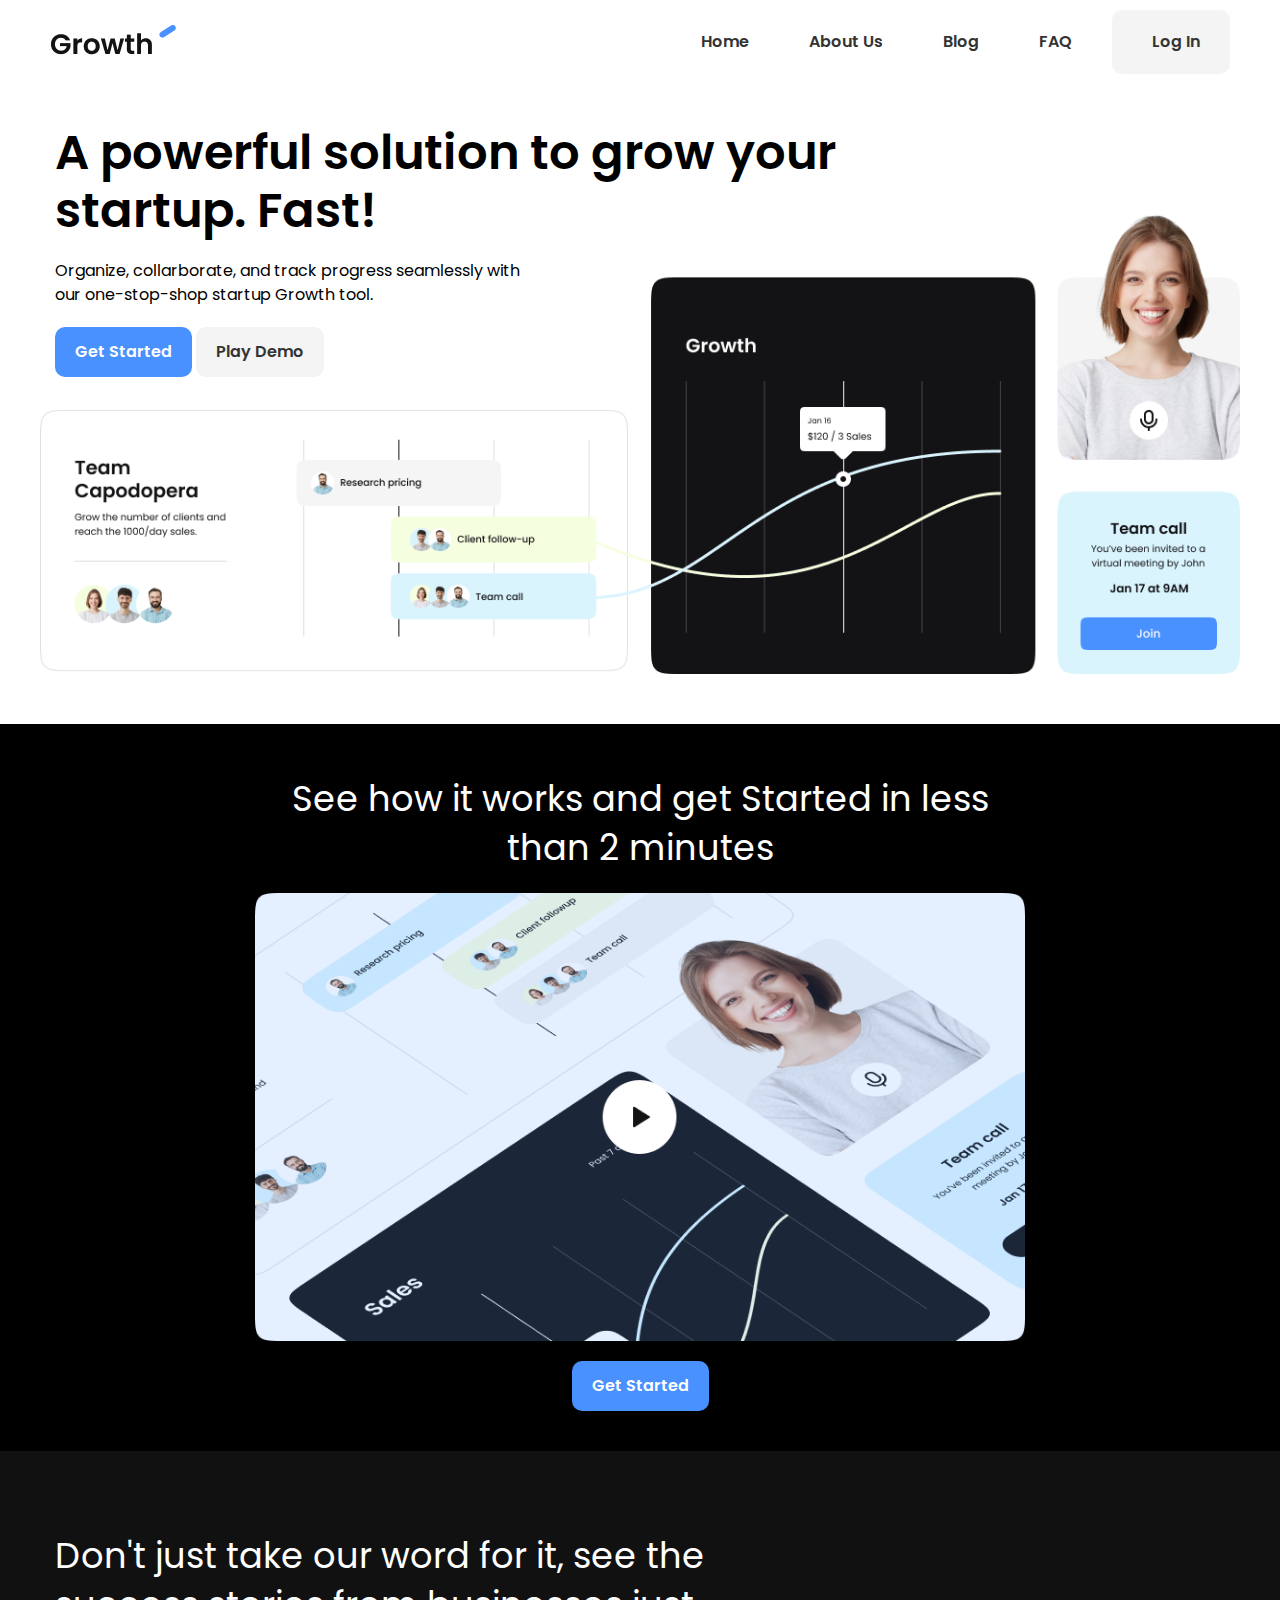
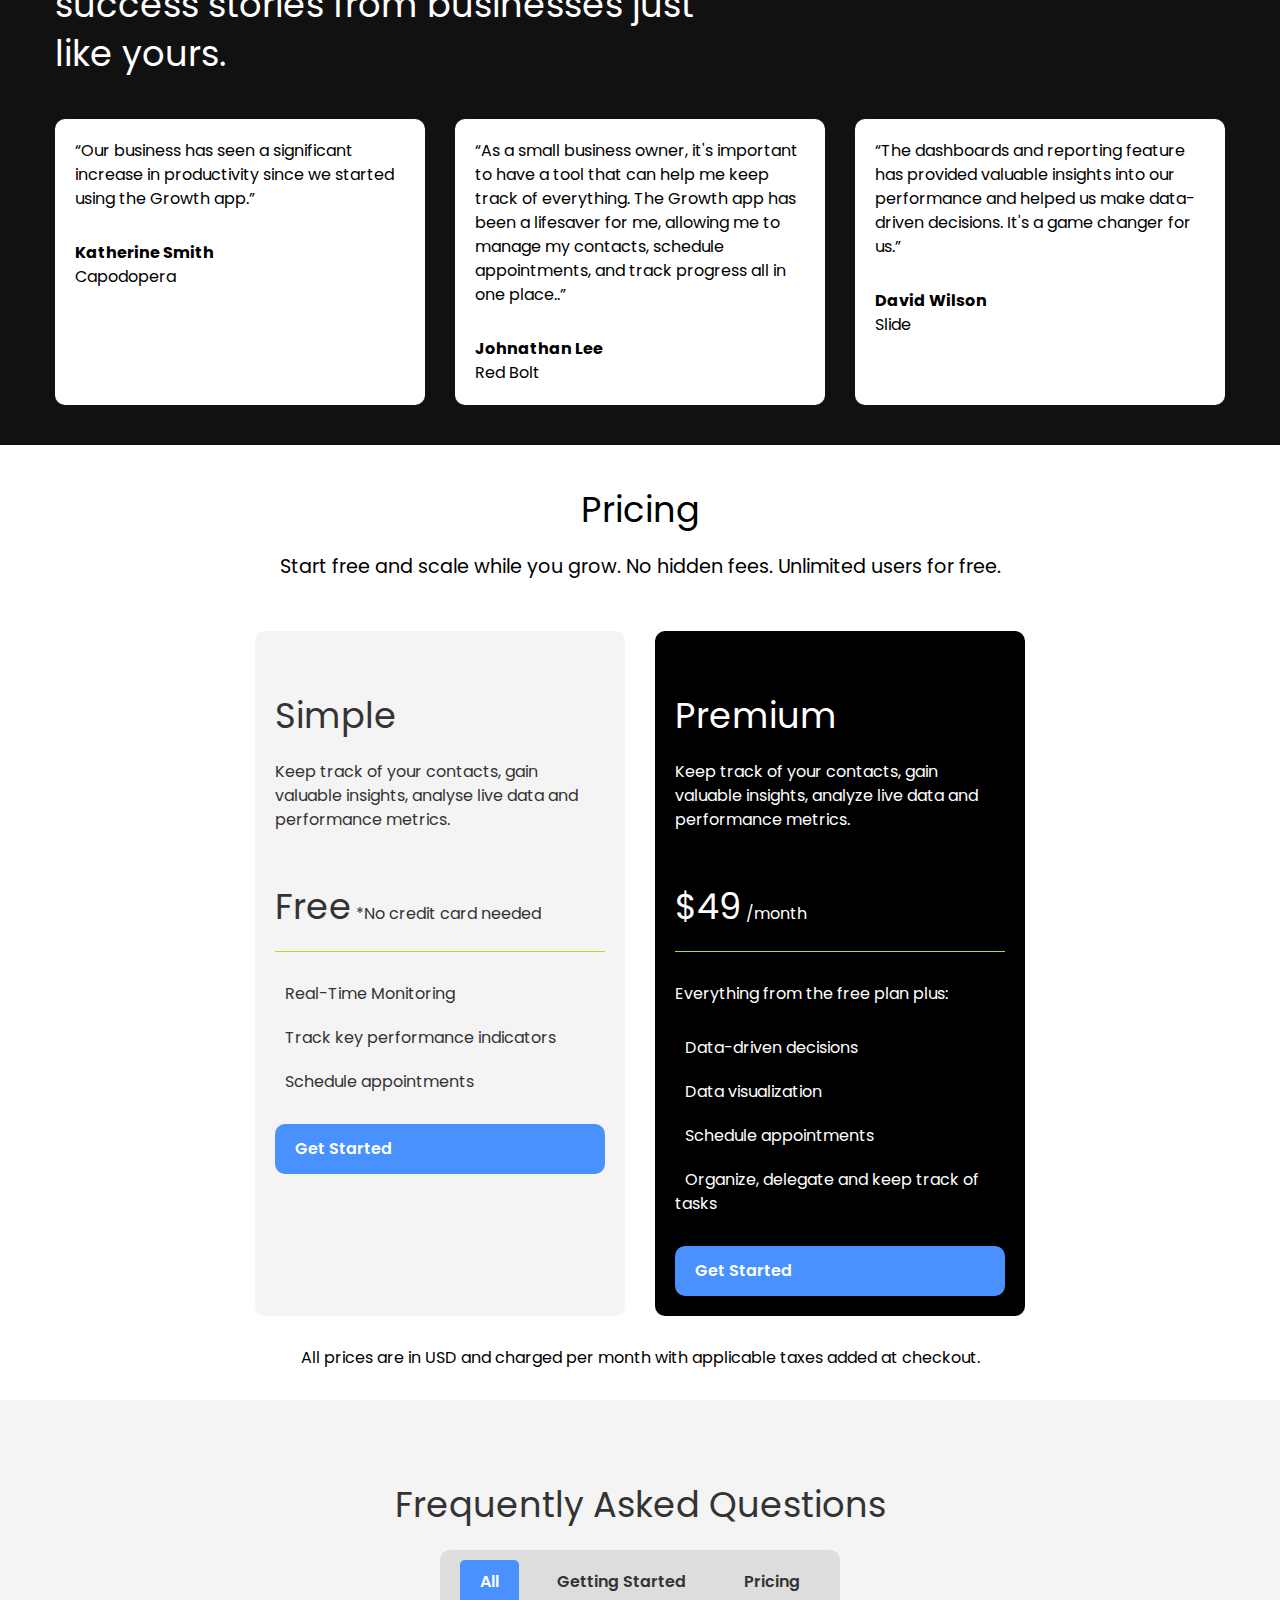
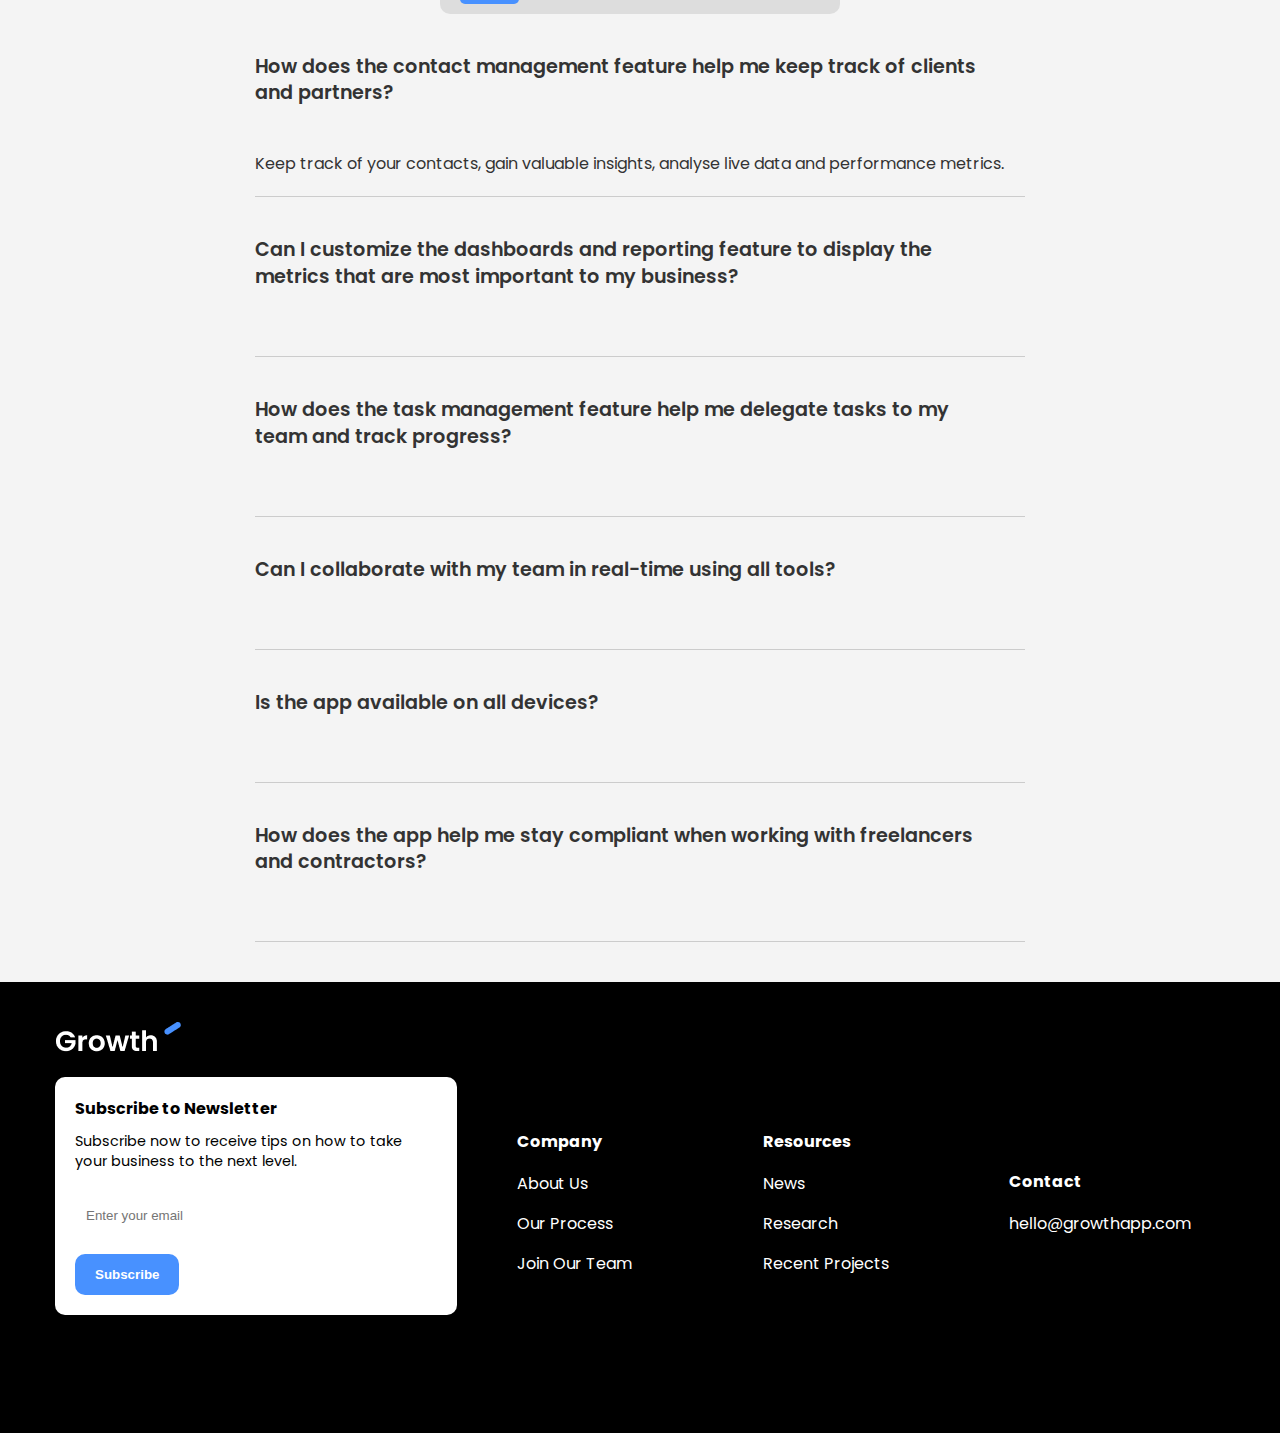
<file: Growth/index.html>
<html lang="en">
<head>
    <meta charset="UTF-8">
    <meta name="viewport" content="width=device-width, initial-scale=1.0">
    <link rel="preconnect" href="https://fonts.googleapis.com">
    <link rel="preconnect" href="https://fonts.gstatic.com" crossorigin>
    <link rel="stylesheet" href="css/style.css">
    <link rel="stylesheet" href="css/responsive.css">
    <script src="js/main.js" defer></script>
    <link rel="stylesheet" href="https://cdnjs.cloudflare.com/ajax/libs/font-awesome/6.4.2/css/all.min.css" integrity="sha512-z3gLpd7yknf1YoNbCzqRKc4qyor8gaKU1qmn+CShxbuBusANI9QpRohGBreCFkKxLhei6S9CQXFEbbKuqLg0DA=="
     crossorigin="anonymous" 
     referrerpolicy="no-referrer" />
     <link
     rel="stylesheet"
     href="https://cdnjs.cloudflare.com/ajax/libs/animate.css/4.1.1/animate.min.css"
   />
    <link href="https://fonts.googleapis.com/css2?family=Mulish:wght@300;400&family=Poppins:wght@300;400;600&display=swap" rel="stylesheet">
    <title>Growth App</title>
    <link rel="shortcut icon" href="images/favicon.ico" type="image/x-icon">
</head>
<body>
     <nav class="navbar animate__animated animate__bounceInLeft">
         <div class="nothing">

        <div class="logo">
             <a href="index.html">
                <img src="images/logo.png" alt="logo">
             </a>
        </div>
        <div class="main-menu">
            <ul>
                <li>
                    <a href="index.html">Home</a>
                </li>
                <li>
                    <a href="#">About Us</a>
                </li>
                <li>
                    <a href="#">Blog</a>
                </li>
                <li>
                    <a href="#">FAQ</a>
                </li>
                <li>
                    <a class="btn btn-light"  href="#" ><i class="fas fa-user"></i>Log In</a>
                </li>
            </ul>
        </div>
          <!-- hamburger menu -->
          <button class="hamburger-btn">
            <div class="hamburger-line"></div>
            <div class="hamburger-line"></div>
            <div class="hamburger-line"></div>
          </button>

          <div class="mobile-menu">
            <ul>
                <li>
                    <a href="index.html">Home</a>
                </li>
                <li>
                    <a href="#">About Us</a>
                </li>
                <li>
                    <a href="#">Blog</a>
                </li>
                <li>
                    <a href="#">FAQ</a>
                </li>
                <li>
                    <a class="btn"  href="#" ><i class="fas fa-user"></i>Log In</a>
                </li>
            </ul>
                    </div>

    </div>
</nav> 
  <!-- hero section -->
   <section class="hero">
    <div class="container">
        <div class="hero-content animate__animated animate__shakeX">
            <h1 class="hero-heading text-xxl ">
                A powerful solution to grow your startup. Fast!
            </h1>

            <p class="hero-text">
                Organize, collarborate, and track progress seamlessly with our one-stop-shop startup Growth tool.
            </p>

            <div class="hero-buttons">
                <a href="" class="btn btn-primary">Get Started</a>
                <a href="" class="btn"><i class="fas fa-laptop"></i>Play Demo</a>
            </div>
        </div>
    </div>
   </section>

   <!-- video sec -->
   <section class="video bg-black">
    <div class="container-sm">
        <h2 class="video-heading text-xl text-center">
            See how it works and get Started in less than 2 minutes
        </h2>
        <div class="video-content">
            <a href="">
                <img src="images/video-preview.png" alt="video" class="video-preview">
            </a>
            <a href="" class="btn btn-primary">Get Started</a>
        </div>
    </div>
   </section>


   <!-- testimonials -->

    <section class="testimonials bg-dark">
        <div class="container">
            <h3 class="testimonials-heading text-xl">
                Don't just take our word for it, see the success stories from
          businesses just like yours.
            </h3>
            <div class="testimonial-grid">
                <div class="card">
                    <p>
                        “Our business has seen a significant increase in productivity
                        since we started using the Growth app.”
                    </p>
                    <p>Katherine Smith</p>
                    <p>Capodopera</p>
                </div>
                <div class="card">
                    <p>
                        “As a small business owner, it's important to have a tool that can
                        help me keep track of everything. The Growth app has been a
                        lifesaver for me, allowing me to manage my contacts, schedule
                        appointments, and track progress all in one place..”
                    </p>
                    <p>Johnathan Lee</p>
                    <p>Red Bolt</p>                   
                </div>
                <div class="card">
                    <p>
                        “The dashboards and reporting feature has provided valuable
              insights into our performance and helped us make data-driven
              decisions. It's a game changer for us.”
                    </p>
                   
                    <p>David Wilson</p>
                   <p>Slide</p>
                </div>
            </div>
        </div>
    </section>


<!-- pricing -->
<section class="pricing">
    <div class="container-sm">
      <h3 class="pricing-heading text-xl text-center">Pricing</h3>
      <p class="pricing-subheading text-md text-center">
        Start free and scale while you grow. No hidden fees. Unlimited users
        for free.
      </p>
      <div class="pricing-grid">
        <!-- Pricing Card 1 -->
        <div class="card bg-light">
          <div class="pricing-card-header">
            <h4 class="pricing-heading text-xl">Simple</h4>
            <p class="pricing-card-subheading">
              Keep track of your contacts, gain valuable insights, analyse
              live data and performance metrics.
            </p>
            <p class="pricing-card-price">
              <span class="text-xl">Free</span>
              *No credit card needed
            </p>
          </div>
          <div class="pricing-card-body">
            <ul>
              <li><i class="fas fa-check"></i> Real-Time Monitoring</li>
              <li>
                <i class="fas fa-check"></i>Track key performance indicators
              </li>
              <li><i class="fas fa-check"></i>Schedule appointments</li>
              
            </ul>
            <a href="#" class="btn btn-primary btn-block">Get Started</a>
          </div>
        </div>

        <!-- Pricing Card 2 -->
        <div class="card bg-black">
          <div class="pricing-card-header">
            <h4 class="pricing-card-heading text-xl">Premium</h4>
            <p class="pricing-card-subheading">
              Keep track of your contacts, gain valuable insights, analyze
              live data and performance metrics.
            </p>
            <p class="pricing-card-price">
              <span class="text-xl">$49</span> /month
            </p>
          </div>
          <div class="pricing-card-body">
            <p>Everything from the free plan plus:</p>
            <ul>
              <li><i class="fas fa-check"></i>Data-driven decisions</li>
              <li><i class="fas fa-check"></i>Data visualization</li>
              <li><i class="fas fa-check"></i>Schedule appointments</li>
              <li>
                <i class="fas fa-check"></i>Organize, delegate and keep track
                of tasks
              </li>
            </ul>
            <a href="#" class="btn btn-primary btn-block">Get Started</a>
          </div>
        </div>
      </div>
      <p class="pricing-footer text-center">
        All prices are in USD and charged per month with applicable taxes
        added at checkout.
      </p>
    </div>
  </section>
   <!-- FAQ  -->

   <section class="faq bg-light">
    <div class="container-sm">
      <h3 class="text-xl text-center">Frequently Asked Questions</h3>
      <ul class="faq-menu">
        <li class="active">All</li>
        <li>Getting Started</li>
        <li>Pricing</li>
      </ul>
      <div class="faq-content">
        <div class="faq-group">
          <div class="faq-group-header">
            <h4 class="text-md">
              How does the contact management feature help me keep track of
              clients and partners?
            </h4>
            <i class="fas fa-minus"></i>
          </div>
          <div class="faq-group-body open">
            <p>
              Keep track of your contacts, gain valuable insights, analyse
              live data and performance metrics.
            </p>
          </div>
        </div>

        <div class="faq-group">
          <div class="faq-group-header">
            <h4 class="text-md">
              Can I customize the dashboards and reporting feature to display
              the metrics that are most important to my business?
            </h4>
            <i class="fas fa-plus"></i>
          </div>
          <div class="faq-group-body">
            <p>
              Lorem, ipsum dolor sit amet consectetur adipisicing elit. Ad
              culpa enim blanditiis rem ipsum aliquam, unde iste fugit
              praesentium eos?
            </p>
          </div>
        </div>

        <div class="faq-group">
          <div class="faq-group-header">
            <h4 class="text-md">
              How does the task management feature help me delegate tasks to
              my team and track progress?
            </h4>
            <i class="fas fa-plus"></i>
          </div>
          <div class="faq-group-body">
            <p>
              Lorem ipsum dolor sit amet, consectetur adipisicing elit.
              Incidunt, a! Quaerat, voluptatum. Animi molestias ex quasi
              explicabo minima perferendis commodi.
            </p>
          </div>
        </div>

        <div class="faq-group">
          <div class="faq-group-header">
            <h4 class="text-md">
              Can I collaborate with my team in real-time using all tools?
            </h4>
            <i class="fas fa-plus"></i>
          </div>
          <div class="faq-group-body">
            <p>
              Lorem, ipsum dolor sit amet consectetur adipisicing elit.
              Obcaecati doloremque assumenda aut dolorem recusandae quibusdam
              aliquid. Repellat animi quam vitae.
            </p>
          </div>
        </div>

        <div class="faq-group">
          <div class="faq-group-header">
            <h4 class="text-md">Is the app available on all devices?</h4>
            <i class="fas fa-plus"></i>
          </div>
          <div class="faq-group-body">
            <p>
              Lorem, ipsum dolor sit amet consectetur adipisicing elit.
              Obcaecati doloremque assumenda aut dolorem recusandae quibusdam
              aliquid. Repellat animi quam vitae.
            </p>
          </div>
        </div>

        <div class="faq-group">
          <div class="faq-group-header">
            <h4 class="text-md">
              How does the app help me stay compliant when working with
              freelancers and contractors?
            </h4>
            <i class="fas fa-plus"></i>
          </div>
          <div class="faq-group-body">
            <p>
              Lorem, ipsum dolor sit amet consectetur adipisicing elit.
              Obcaecati doloremque assumenda aut dolorem recusandae quibusdam
              aliquid. Repellat animi quam vitae.
            </p>
          </div>
        </div>
      </div>
    </div>
  </section>
  <footer class="footer bg-black">
    <div class="container">
      <div class="footer-grid">
        <div>
          <a href="index.html">
            <img src="images/logo-white.png" alt="logo" />
          </a>
          <div class="card">
            <h4>Subscribe to Newsletter</h4>
            <p class="text-sm">
              Subscribe now to receive tips on how to take your business to
              the next level.
            </p>
            <form>
              <input type="email" id="email" placeholder="Enter your email" />
              <button type="submit" class="btn btn-primary btn-block">
                Subscribe
              </button>
            </form>
          </div>
          <i class="fab fa-linkedin"></i>
          <i class="fab fa-twitter"></i>
        </div>
        <div>
          <h4>Company</h4>
          <ul>
            <li><a href="#">About Us</a></li>
            <li><a href="#">Our Process</a></li>
            <li><a href="#">Join Our Team</a></li>
          </ul>
        </div>
        <div>
          <h4>Resources</h4>
          <ul>
            <li><a href="#">News</a></li>
            <li><a href="#">Research</a></li>
            <li><a href="#">Recent Projects</a></li>
          </ul>
        </div>
        <div>
          <h4>Contact</h4>
          <ul>
            <li>
              <a href="#">hello@growthapp.com</a>
            </li>
          </ul>
        </div>
      </div>
    </div>
  </footer>































    
</body>
</html>
</file>
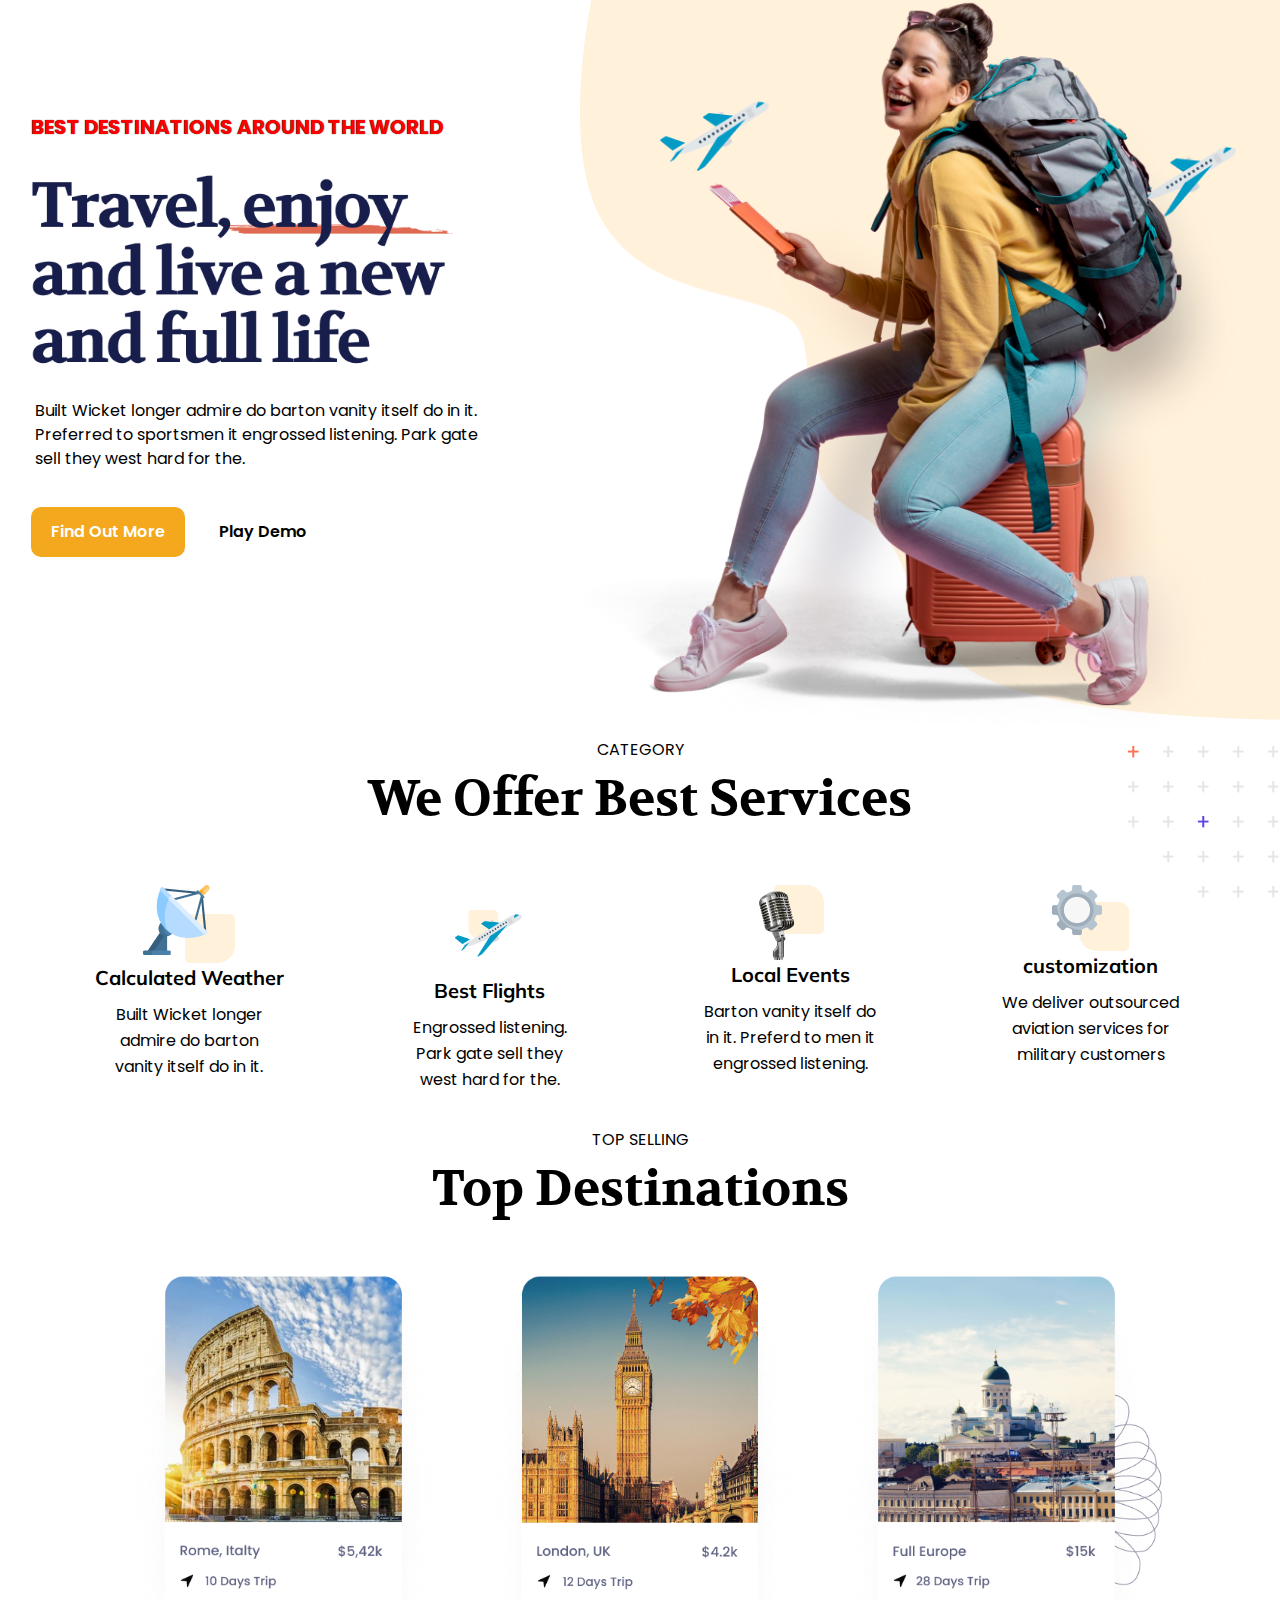
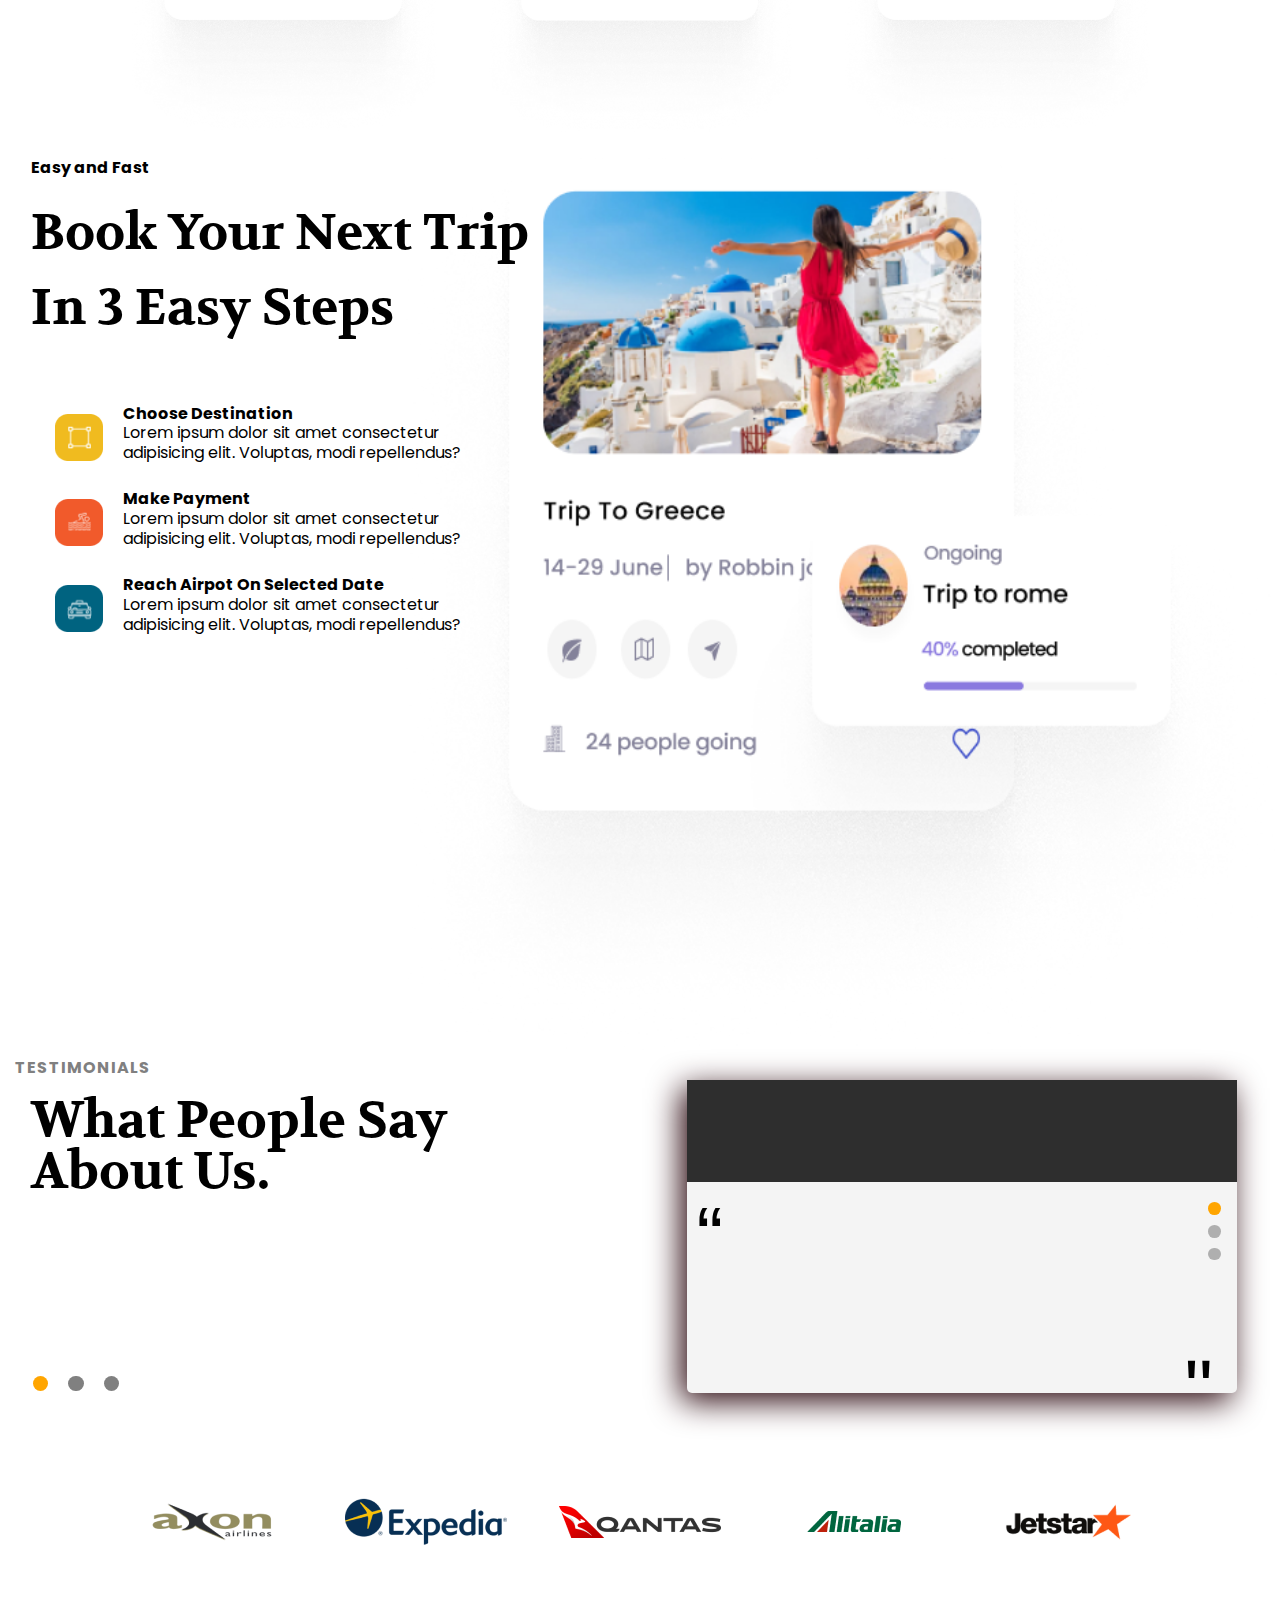
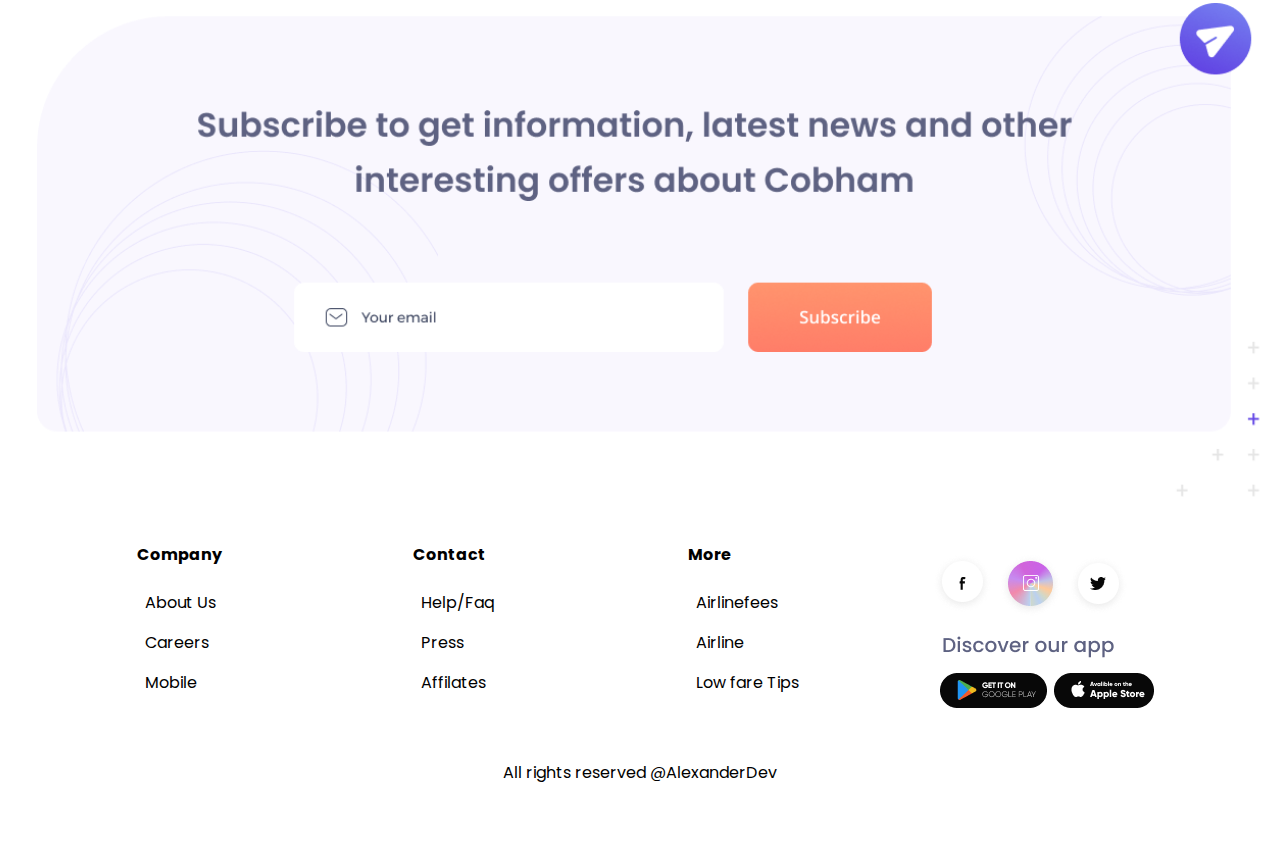
<file: Travelling0/index.html>
<html lang="en">
 <head>
    <meta charset="UTF-8">
    <meta name="viewport" content="width=device-width, initial-scale=1.0">
    <title>Document</title>   
     <link rel="stylesheet" href="css/style.css">
<link rel="stylesheet" href="css/responsive.css">
<link rel="preconnect" href="https://fonts.googleapis.com">
<link rel="preconnect" href="https://fonts.gstatic.com" crossorigin>
<link 
href="https://fonts.googleapis.com/css2?family=Mulish:wght@300;400&family=Poppins:wght@300;400;600&family=Volkhov&display=swap" 
rel="stylesheet">
<link rel="stylesheet" href="https://cdnjs.cloudflare.com/ajax/libs/font-awesome/6.4.2/css/all.min.css" 
integrity="sha512-z3gLpd7yknf1YoNbCzqRKc4qyor8gaKU1qmn+CShxbuBusANI9QpRohGBreCFkKxLhei6S9CQXFEbbKuqLg0DA==" 
crossorigin="anonymous" 
referrerpolicy="no-referrer" />
<link
rel="stylesheet"
href="https://cdnjs.cloudflare.com/ajax/libs/animate.css/4.1.1/animate.min.css"
/>
<script src="js/main.js" defer></script>
</head>
 <body>
<a href="#main" class="skip-to-content">Skip to content</a>
  
  <!-- <div class="clip-path"></div> -->

  <header class="main_h">

    <div class="container row">
        <a class="logo" href="#"><img src="./assest/hero-images/Logo.png" alt=""></a>

        <div class="mobile-toggle">
            <span></span>
            <span></span>
            <span></span>
        </div>

        <nav class="nav">
            <ul class="nav-ul">
  <li><a href="#destinations">Destinations</a></li>
        <li><a href="#services">Hotels</a></li>
        <li><a href="#flights">Flights</a></li>
        <li><a href="#book-trip">Bookings</a></li>
        <li><a href="#">Login</a></li>
        <!-- <li><a href="#">Sign up</a></li> -->
        <li><a href="#" class="btn btn-transparent">Sign Up</a></li>
            </ul>
        </nav>

    </div> <!-- / row -->

</header>





<section id="hero" class="hero">
     <div class="container flex">
        <div class="hero-content animate__animated animate__heartBeat">
            <span class="hero-heading">best destinations around the world</span>
            <img src="./assest/hero-images/heading-text.png" class="heading-img" alt="a-text">
            <p class="hero-lead">Built Wicket longer admire do barton vanity itself do in it. Preferred to sportsmen it engrossed listening. Park gate sell they west hard for the.</p>
            <div class="hero-buttons">
                <a href="#" class="btn btn-primary">Find Out More</a>
                <a href="#" class="btn btn-trans"><i class="fa-sharp fa-solid fa-circle-play"></i>Play Demo</a>
            </div>
        </div>
          <div class="hero-big-image animate__animated animate__backInDown animate__faster" >
            <img src="./assest/hero-images/traveller-.png" alt="person">
        </div>
     </div>
</section>
    
  <section id="services" class="services">
     <div class="container">
        <p class="text-center text-upper">category</p>
        <h2 class="service-lead text-center text-caps" >we offer best services</h2>
        <div class="categories">
             <div class="category">
                <img src="./assest/hero-images/cat-icon-satelite.png" alt="">
                <h5>Calculated Weather </h5>
                <p>Built Wicket longer admire do barton vanity itself do in it.</p>
             </div>
             <div class="category selected">
                <img src="./assest/hero-images/cat-icon-plane.png" alt="">
                <h5>Best Flights</h5>
                <p>Engrossed listening. Park gate sell they west hard for the.</p>
             </div>
             <div class="category">
                <img src="./assest/hero-images/cat-icon-events.png" alt="">
                <h5>Local Events</h5>
                <p>Barton vanity itself do in it. Preferd to men it engrossed listening. </p>
             </div>
             <div class="category">
                <img src="./assest/hero-images/cat-icon-custon.png" alt="">
                <h5>customization</h5>
                <p>We deliver outsourced aviation services for military customers</p>
             </div>
        </div>
     </div>
  </section>

   <section id="destinations" class="destinations">
       <div class="container-sm">
        <p class="text-center text-upper">top selling</p>
        <h2 class="destination-lead text-center text-caps" >top destinations</h2>
          <div class="cards">
            <div class="card">
                <img src="./assest/hero-images/Destination1.png" alt="">
            </div>
            <div class="card">
                <img src="./assest/hero-images/Destination2.png" alt="">
            </div>
            <div class="card">
                 <img src="./assest/hero-images/dest5.png" alt="">
            </div>
         </div>
    </div>
   </section>


   <section class="book-trip" id="book-trip">
       <div class="container">
         <span>Easy and Fast</span>
         <h3 class="text-caps">book your next trip in 3 easy steps</h3>
         <div class="flex">
         <ul class="book-trip-ul">
            <li class="book-trip-li">
                <img src="./assest/destination-images/icon1.png" alt="">
                  <div class="li-content">
                     <h5 class="text-caps">choose destination</h5>
                     <p>Lorem ipsum dolor sit amet consectetur adipisicing elit. Voluptas, modi repellendus?</p>
                  </div>
            </li>
            <li class="book-trip-li">
                <img src="./assest/destination-images/icon2.png" alt="">
                <div class="li-content">
                    <h5 class="text-caps">make payment</h5>
                    <p>Lorem ipsum dolor sit amet consectetur adipisicing elit. Voluptas, modi repellendus?</p>
                 </div>
            </li>
            <li class="book-trip-li">
                <img src="./assest/destination-images/icon3.png" alt="">
                <div class="li-content">
                    <h5 class="text-caps">reach airpot on selected date</h5>
                    <p>Lorem ipsum dolor sit amet consectetur adipisicing elit. Voluptas, modi repellendus?</p>
                 </div></li> 
                 </ul>
                
        <div class="book-trip-big-img">
           <img src="./assest/destination-images/happy.png" alt="image">
        </div>
    
         </div>
      </div>
   </section>

   <section class="testimonials">
      <div class="container">
        <span class="text-upper">
        testimonials
        </span>
        <div class="flex test-flex">
           <div class="testimonial-articles">
              <article  id="say" role="tabpanel" tabindex="0">
                  <h2 class="text-caps">what people say about us.</h2>
              </article>
              <article hidden  id="think" role="tabpanel" class="text-caps" tabindex="0">
                <h2>what people say think about us.</h2>
            </article>
            <article hidden  id="how" role="tabpanel" class="text-caps" tabindex="0">
              <h2>How do people work with us.</h2>
          </article>
          <div class="dotted flex" role="tablist" aria-label="testimonials-artiles">
            <button aria-selected="true" aria-controls="say"  role="tab"
            tabindex="0">
               <span class="sr-only">What do people say about us</span>
            </button>
            <button aria-selected="false" aria-controls="think" role="tab"
            tabindex="-1">
                <span class="sr-only">what do people think about us</span> 
            </button>
            <button aria-selected="false" aria-controls="how" role="tab"
            tabindex="-1">
                <span class="sr-only">How do people work with us </span> 
            </button>
        </div>
           </div>
           <div class="flex card-flex">
           <div class="testimonial-card">
            <div class="cards">
                <div class="card">
                    <div class="card-header" id="card-header">
    
                    </div>
                    <div class="card-body" id="card-body">
                        <div class="card__quote">
                            <p class="card__paragraph" id='paragraph'>
    
                            </p>
                        </div>
                    </div>
                </div>
            </div>
            <div class="controls">
                <div class="circle-controller active" data-id="0"></div>
                <div class="circle-controller" data-id="1"></div>
                <div class="circle-controller" data-id="2"></div>
            </div>
          
        </div>
          <div class="cont">
            <button class="prevCont"><i class="fa-solid fa-arrow-up"></i></button>
            <button class="nextCont"><i class="fa-solid fa-arrow-down"></i></button>
          </div>
           </div>
        </div>
           <!-- <div class="dotted flex" role="tablist" aria-label="testimonials-artiles">
            <button aria-selected="true" aria-controls="say"  role="tab"
            tabindex="0">
               <span class="sr-only">What do people say about us</span>
            </button>
            <button aria-selected="false" aria-controls="think" role="tab"
            tabindex="-1">
                <span class="sr-only">what do people think about us</span> 
            </button>
            <button aria-selected="false" aria-controls="how" role="tab"
            tabindex="-1">
                <span class="sr-only">How do people work with us </span> 
            </button>
        </div> -->


      </div>
      
   </section>

   <section class="logos">
    <div class="container-sm">
         <img src="./assest/other-sponsors/axon.png" alt="">
         <img src="./assest/other-sponsors/p.png" alt="">
         <img src="./assest/other-sponsors/k.png" alt="">
         <img src="./assest/other-sponsors/b].png" alt="">
         <img src="./assest/other-sponsors/l.png" alt="">
    </div>
   </section>

   <section class="subscribe">
      <div class="container">
        <!-- <img src="./assest/other-sponsors/subscribe section.png" alt=""> -->
      </div>
   </section>
   <footer class="footer">
     <div class="container-sm">
        <div class="footer-grid">
            <div>
              <h4>Company</h4>
              <ul>
                <li><a href="#">About Us</a></li>
                <li><a href="#">Careers</a></li>
                <li><a href="#">Mobile</a></li>
              </ul>
            </div>
            <div>
              <h4>Contact</h4>
              <ul>
                <li>
                  <a href="#">Help/Faq</a>
                </li>
                <li><a href="#">Press</a></li>
                <li><a href="#">Affilates</a></li>
              </ul>
            </div>
            <div>
                <h4>More</h4>
                <ul>
                  <li><a href="#">Airlinefees</a></li>
                  <li><a href="#">Airline</a></li>
                  <li><a href="#">Low fare Tips</a></li>
                </ul>
              </div>
              <div>
                <img src="./assest/destination-images/footer.png" alt="">
              </div>

        </div>
        <p class="text-center copyright">All rights reserved @AlexanderDev</p>
     </div>
   </footer>



  <!-- <script type="text/javascript" src="https://code.jquery.com/jquery-1.9.1.js"></script> -->
  <script src="https://cdnjs.cloudflare.com/ajax/libs/jquery/3.7.1/jquery.min.js" integrity="sha512-v2CJ7UaYy4JwqLDIrZUI/4hqeoQieOmAZNXBeQyjo21dadnwR+8ZaIJVT8EE2iyI61OV8e6M8PP2/4hpQINQ/g==" crossorigin="anonymous" referrerpolicy="no-referrer"></script>

 </body>
 </html>
</file>
<file: Growth/css/responsive.css>
/* media queries for the page */

/* hamburger button */
.hamburger-btn{
    display: none;
    background: none;
    cursor: pointer;
    border: none;
    padding: 10px;
    z-index: 1000;
  }
  
  .hamburger-btn .hamburger-line{
    width: 30px;
    height: 3px;
    background-color: #333;
    margin: 6px 0;
  }

  .mobile-menu{
    position: fixed;
    top: 0;
    right: -300px;
    height: 100%;
    box-shadow: 0px 0px 10px rgba(0, 0, 0, 0.2);
    background-color: #fff;
    z-index: 100;
    width: 250px;
    transition: right 0.3s ease-in-out;
  }
     .mobile-menu.active{
        right: 0;
     }
 .mobile-menu ul{
    margin-top: 100px;
    padding-right: 10px;
 }

 .mobile-menu ul li{
    margin: 10px 0;
 }
 .mobile-menu ul li a{
    font-size: 20px;
    transition: 0.3s;
 }
@media (max-width: 960px) {
    
}

@media (max-width: 670px) {

    body{
        border: 1px solid green;
       overflow: hidden;
       overflow-x: hidden;
       overflow-y: auto;    
    }

    .navbar .main-menu{
        display: none;
    }
    .navbar .hamburger-btn{
        display: block;
    }
    .hero .container{
        background: url("../images/hero-bg-mobile.png") no-repeat;
        background-size: 350px 400px;
        background-position: bottom;
        height: 770px;
        /* margin-top: 10px; */
    }
    .hero .hero-content, .hero .hero-text{
        width: 100%;
        text-align: center;
    }
    .hero .hero-buttons .btn{
        margin-bottom: 10px;
        display: block;
        width: 100%;
    }
    .video .container-sm, .pricing .container-sm, .faq .container-sm{
        width: 100%;
        padding: 23px;
    }
     
    .testimonials .testimonials-heading{
        max-width: 100%;
        text-align: center;
    }
     .testimonials .testimonial-grid, .pricing .pricing-grid, .footer .footer-grid{
        grid-template-columns: 1fr;
     }
     .footer .card{
        margin-right: 0;
     }

     .footer .footer-grid >div{
        text-align: center;
     }
    .text-xl{
        font-size: 1.9rem;
    }

    .text-lg{
        font-size: 1.5rem;
    }

    .text-md{
        font-size: 1.1rem;
    }
}

@media (max-width: 500px) {
    .text-xxl{
        font-size: 2rem;
    }
}
</file>
<file: Travelling0/css/style.css>
/* --------------- */
/* roots for font family*/
/* --------------- */
:root{
    --ff-mulish:'Mulish', sans-serif;
    --ff-poppins: 'Poppins', sans-serif;
    --ff-volkhov: 'Volkhov', serif;
    --primary-color: rgb(243, 168, 29);
    --light-color: #f4f4f4;
    --dark-color: #111;
}


/* presets */

html{
    scroll-behavior: smooth;
}
 /* Box sizing */
 *,
 *::before,
 *::after{
     box-sizing: border-box;
 }

  /* reset margins */
  body, 
  h1,
  h2,
  h3,
  h4,
  h5,
  h6,
  figure,
  picture,
  p{
    margin: 0;
  }

   /* images reset */
      img, picture{
        max-width: 100%;
        display: block;
    }
      /* make forms easier to work with */
        input,
        button,
        textarea,
        select{
            font: inherit;
      }

body{
font-family: var(--ff-poppins);
font-size: 16px;
line-height: 1.5;
overflow-y: auto;
overflow-x: hidden;

}

 a{
  text-decoration: none;
 }
  ul{
    list-style: none;
  }

 /* for Screen reader*/

.sr-only{
    position: absolute;
    width: 1px;
    height: 1px;
    padding: 0;
      margin: -1px;
      overflow: hidden;
      clip: rect(0, 0, 0, 0);
        white-space: nowrap;
      
  }
  .skip-to-content {
    position: absolute;
    z-index: 9999;
    background: white;
    color: black;
    padding: .5em 1em;
    margin-inline: auto;
    transform: translateY(-100%);
    transition: transform 250ms ease-in;
}

.skip-to-content:focus {
    transform: translateY(0);
}

/* --------------- */
 /* topography */
 /* -------------- */
 .flex{
    display: flex;
    gap: 1rem;
  }

    .grid{
       display: grid;
       gap: 1rem;
    }
  
  .block{
   display: block;
 }

 /* .hero{
  background: url("../assest/hero-images/Decore.png") no-repeat;
  background-position: top right;
  background-size: contain;
  /* height: 400px; */
  /* border: 1px solid green; */


  /* navbar */
  .main_h {
    position: fixed;
    top: 0px;
    max-height: 70px;
    z-index: 999;
    width: 100%;
    padding-top: 10px;
    background: none;
    overflow: hidden;
    -webkit-transition: all 0.3s;
    transition: all 0.3s;
    opacity: 0;
    top: -100px;
    padding-bottom: 6px;
    font-family: var(--ff-poppins);
  }



   .hero{
    background: url("../assest/hero-images/Decore.png") no-repeat;
    background-position: top right;
    background-size: 700px ;
   }

.hero .container{
  gap: 0;
}
 .hero .hero-content{
  /* border: 1px solid red; */
  width: 40%;
  padding-top: 7rem;
  padding-left: 1rem;
 }

.hero .hero-content span{
  color: red;
  font-weight: bold;
  text-transform: uppercase;
  text-shadow: 0px 0px 1px black;
  border: none;
  font-size: 1.25rem;
  padding-bottom: 10px;
  margin-bottom: 20px;
  /* border: 1px solid blue; */
  padding-bottom: 20px;
}
 .hero .hero-content img{
  margin-top: 30px;
  margin-bottom: 20px;
 }
.hero .hero-content .hero-lead{
  font-size: 1rem;
  font-weight: 400;
  /* border: 1px solid green; */
  width: 477px;
  padding: 4px;
  margin-bottom: 2rem;
}
.hero .hero-content .hero-buttons a{
  /* border: 1px solid black; */
  display: inline-block;
}

.hero .hero-content .hero-buttons a i{
    margin-right: 10px;
    /* margin-top: 3px; */
    font-size: 1.6rem;
    color: #df6951;

}

  .services{
    background: url("../assest/hero-images/cat-flex.png") no-repeat;
    background-position: top right;
    
  
  }
.services .container{
  /* padding-bottom: 4rem; */
}
  .services .service-lead, .destinations .destination-lead{
    font-family: var(--ff-volkhov);
     font-size: 3.125rem;
     font-weight: bold;
  }


  .services .categories{
    padding: 2rem;
    display: grid;
    grid-template-columns: 1fr 1fr 1fr 1fr;
    gap: 1rem;
    place-items: center;
  }

.services .categories .category{
  /* border: 1px solid green; */
  height: 227px;
  width: 190px;
  text-align: center;
  padding-top: 1rem;
  border-radius: 8px;
}

.services .categories .category img{
  max-width: 100px; /* Ensure the image doesn't exceed the container width */
  max-height: 100px; /* Ensure the image doesn't exceed the container height */
  display: inline-block;
}
 
.services .categories .category h5{
  font-family: var(--ff-mulish);
  font-weight: bold;
  font-size: 1.25rem;
  padding-bottom: 7px;
}

.services .categories .category p{
  line-height: 26px;
  font-size: 1rem;
  /* border: 1px solid blue; */
  padding: 2px;
}

.destinations .container-sm{
  /* border: 1px solid black; */
}

.destinations .cards{
  padding-top: 3rem;
  display: grid;
  place-items: center;
  grid-template-columns: repeat(3, 1fr);
  /* gap: 1rem; */
  place-content: center;
   
}

.book-trip{
  background: url("../assest/destination-images/happy.png") no-repeat;
  background-position: center right;
  background-size: contain;
  height: 100%;
  /* border: 1px solid blue; */
}
.book-trip .book-trip-li{
  display: flex;
  gap: 20px;
  margin-top: 10px;
  padding-top: 1rem;
}
.book-trip .container span{
  padding: 1rem;
  font-weight: bold;
}

 .book-trip .container h3{
  font-family: var(--ff-volkhov);
  font-weight: bold;
  font-size: 3.125rem;
  width: 550px;
  padding: 1rem;
 }
.book-trip .book-trip-li img{
  /* display: inline-block; */
  /* border: 1px solid green; */
  width: 48px;
  margin-top: 10px;
  height: 47px;
  /* padding-top: 10px; */
}
.book-trip .container  .flex .book-trip-big-img{
  display: none;
}

.book-trip .book-trip-li h5{
  font-size: 1rem;
  font-weight: bold;
  line-height: 124%;
  /* display: none; */
}
.book-trip .book-trip-li p{
  /* border: 1px solid blue; */
  font-weight: 400;
  line-height: 124%;
  width: 400px;
  height: 40px;
  /* padding-left: 2rem; */
  /* padding-right: 2rem; */
}

  /* .logos .container-sm{
    display: flex;
    justify-content: space-between;
    /* gap: 1rem; */
  .testimonials .container > span{
    /* border: 1px solid green; */
    font-weight: bold;
    letter-spacing: 1.2;
    color: gray;
  }
   .dotted{
    padding-top: 10rem;
    padding-left: 1rem;
   }

  .dotted > *{
    /* margin: 15rem; */
    cursor: pointer;
    border: 0;
    aspect-ratio: 2/2;
      border-radius: 50%;
      padding: .4788em;
      background-color: gray;
      margin: 2px;
      
}
.dotted > button:hover,
.dotted > button:focus{
    background-color: orange;
}
.dotted > [aria-selected="true"] {
  background-color: orange; 
}

.testimonial-articles article{
  /* display: none; */
  font-family: var(--ff-volkhov);
  font-weight: bold;
  font-size: 2.125rem;
  padding: 1rem;
  /* border: 1px solid green; */
}
.testimonial-articles{
  width: 40%;
  /* height: 5px; */
  line-height: 1;
}

/* testimonial cards */
.test-flex{
  justify-content: space-between;
}
.testimonial-card 
{
    position: relative;
    max-width: 550px;
    min-width: 400px;
    min-height: 300px;
    background-color: var(--light-color);
    border-radius: 5px;
    color: black;
    filter: drop-shadow(-6px 8px 16px #27030a);
}

@media (min-width: 768px)
{
    .testimonial-card {
        width: 550px;
    }
}

.cards 
{
    /* position: absolute; */
    /* width: 100%; */
    /* height: 100%; */
}

.card 
{
    position: relative;
    height: 100%;
}

.card-header 
{
    display: flex;
    position: relative;
    height: 6.4em;
    flex-direction: row !important;
    align-items: center;
    background-color: #2e2e2e;
    padding: 1.5em 2em;
    gap: 0 20px;
}

.card__image 
{
    position: absolute;
    left: 2em;
    width: 4.5em;
    height: 4.5em;
    object-fit: cover;
    border-radius: 50%;
    transition: all .5s;
}

.card__image.disabled 
{
    left: 1em;
    opacity: 0;
}

.card-info 
{
    position: absolute;
    /* display: none; */
    left: 7.9em;
    display: flex;
    flex-direction: column;
    font-family: var(--ff-poppins);
    transition: all .5s;
}

.card-info.disabled 
{
    left: 10em;  
    opacity: 0;
}

.card-info.opening, .card__image.opening
{
    opacity: 1 !important;
}

.card-info.closing, .card__image.closing
{
    opacity: 0 !important;
}

.card__title 
{
    font-size: 1.8rem;
    /* color: var(--primaryColor); */
    color: var(--light-color);
}

.card__subtitle 
{
    font-size: 1.2rem;
    color: orange;
    font-family: var(--ff-poppins);
    font-weight: 700;
}

.card-body 
{
    display: flex;
    align-items: center;
    justify-content: center;
    text-align: center;
    height: calc(100% - 105px);
}

.card__quote 
{
    position: relative;
    padding: 30px 4em 20px 2.5em;
}

.card-body:before {
    content: '“';
    position: absolute;
    top: 1.2em;
    left: .6rem;
    font-size: 5em;
    color: black;
    font-family:sans-serif ;
  }

.card-body:after {
    content: '"';
    position: absolute;
    bottom: -0.7em;
    right: 1.5rem;
    font-size: 5em;
    color: black;
    font-family: sans-serif;
}

.card__paragraph
{
    color: black;
}

.controls 
{
    width: min-content;
    height: min-content;
    position: absolute;
    top: 0;
    bottom: 0;
    right: 1rem;
    margin: auto 0;
    
}

.circle-controller 
{
    width: 0.8rem;
    height: 0.8rem;
    background-color: gray;
    margin-bottom: 10px;
    border-radius: 50%;
    cursor: pointer;
    opacity: 0.6;
    transition: all 300ms;
}

.circle-controller.active {
    background-color: orange;
    opacity: 1;
}
.cont{
  display: flex;
  flex-direction: column;
  /* flex-wrap: nowrap; */
   align-content: center;
   gap: 1.6rem;
   margin-top: 2rem;
}

.cont button{
  font-weight: bold;
  border: none;
  background: none;
  /* border-radius: 50px; */
  font-size: 1.4rem;
  opacity: 0.3;
  cursor: not-allowed;
}

.cont button:hover{
   opacity: 1;
   box-shadow: 1px 1px 1px gray;
   border-radius: 30px;
}





   .logos .container-sm{
    display: grid;
    place-items: center;
    grid-template-columns: repeat(5, 1fr);
    padding-top: 3rem;
   }




   .subscribe .container{
    padding-top: 1rem;
    background: url("../assest/other-sponsors/subscribe-section.png") no-repeat;
    background-position: center;
    background-size: cover;
    height: 500px;
    cursor: not-allowed;

   }

   .footer{
    padding: 40px 0;
  }

  .footer h4{
    margin-bottom: 10px;
    /* padding-left: 10px; */
    margin-left: 2rem;
  }
  .footer ul li{
    line-height: 2.5;
  }
 .footer a{
    color: black;
 }
  /* .footer i{
    font-size: 2rem;
    margin-right: 10px;
     padding: 0.5rem;
    margin: 0 auto;
  } */

  .footer-grid{
       display:  grid;
       grid-template-columns: 1fr 1fr 1fr 1fr;
       gap: 2rem;
       place-content: center;
       justify-content: center;
       align-items: center;
    }

    .footer .container-sm .copyright{
      padding: 1.4rem;
      margin-top: 20px;
    }

  /* . */
/* 
  .footer input[type="email"]{
    width: 100%;
    padding: 10px;
    border: 1px solid #fff;
    border-radius: 5px;
    margin: 20px 0;
  } */


.container{
  max-width: 1350px;
  padding: 0 15px;
  margin: 0 auto;
  /* border: 1px solid red; */
}

.container-sm{
  width: 1100px;
  margin: 0 auto;
  padding: 0 15px ;
}



.btn{
  display: inline-block;
  padding: 13px 20px;
  background-color: var(--light-color);
  color: #333;
  font-weight: 600;
  cursor: pointer;
  transition: 0.5s;
  text-decoration: none;
  border-radius: 10px;
  border: none;
}

 .btn-transparent{
  background: transparent none;
  border: 1px solid black;
  background-color: none;
 }


.btn:hover{
    opacity: 0.8;
 }

 .btn-primary{
    background: var(--primary-color);
    color: white;
 }
 .btn-dark{
    background: var(--dark-color) ;
    color: #fff;
 }
  .btn-trans{
    background: transparent;
    color: black;
  }
 .btn-block{
    display: block;
    width: 100%a;
 }
  .text-center{
    text-align: center;
  }
  .text-caps{
    text-transform: capitalize;
  }
  .text-upper{
    text-transform: uppercase;
  }
  .text-lower{
    text-transform: lowercase;
  }
</file>
<file: Travelling0/css/responsive.css>
/* navbar */
@media only screen and (max-width: 766px) {
    .main_h {
      padding-top: 25px;
    }
  }
  
  .open-nav {
    max-height: 400px !important;
  }
  .open-nav .mobile-toggle {
    transform: rotate(-90deg);
    -webkit-transform: rotate(-90deg);
  }
  
  .sticky {
    background-color: rgba(255, 255, 255, 0.93);
    opacity: 1;
    top: 0px;
    border-bottom: 1px solid gainsboro;
  }
  
  .logo {
    width: 100%;
    /* font-size: 25px; */
    color: #8f8f8f;
    text-transform: uppercase;
    float: left;
    display: block;
    margin-top: 0;
    line-height: 1;
    margin-bottom: 10px;
  }
  @media only screen and (max-width: 766px) {
    .logo {
      float: none;
    }
  }
  
  nav {
    float: right;
    width: 60%;
  }
  @media only screen and (max-width: 766px) {
    nav {
      width: 100%;
    }
  }
  nav ul {
    list-style: none;
    overflow: hidden;
    text-align: right;
    float: right;
  }
  @media only screen and (max-width: 766px) {
    nav ul {
      padding-top: 10px;
      margin-bottom: 22px;
      float: left;
      text-align: center;
      width: 100%;
    }
  }
  nav ul li {
    display: inline-block;
    margin-left: 35px;
    line-height: 1.5;
  }
  @media only screen and (max-width: 766px) {
    nav ul li {
      width: 100%;
      padding: 7px 0;
      margin: 0;
    }
  }
  nav ul a {
    color: #888888;
    text-transform: uppercase;
    font-size: 12px;
  }
  
  .mobile-toggle {
    display: none;
    cursor: pointer;
    font-size: 20px;
    position: absolute;
    right: 22px;
    top: 0;
    width: 30px;
    -webkit-transition: all 200ms ease-in;
    -moz-transition: all 200ms ease-in;
    transition: all 200ms ease-in;
  }
  @media only screen and (max-width: 766px) {
    .mobile-toggle {
      display: block;
      margin-top: 30px;
    }
  }
  .mobile-toggle span {
    width: 30px;
    height: 4px;
    margin-bottom: 6px;
    border-radius: 1000px;
    background: #8f8f8f;
    display: block;
  }


  .nav .nav-ul li a{
    font-size: medium;
    font-weight: bold;
    color: #333;
  }


  /* home page */
  @media (max-width: 766px) {
     body{
      /* border: 1px solid red; */
      overflow: hidden;
      overflow-x: hidden;
      overflow-y: auto; 
      width: 100vw;
     }
     .hero{
      /* background: none; */
      background-position: bottom right;
      background-size: 450px;
      /* margin-bottom: 2rem; */

     }
     .hero{
      width: 100%;
     }
      .hero .container{
         flex-direction: column;
        flex-wrap: nowrap;
        width: 100%;
        padding-left: 0;
      }
       .hero .hero-content{
        width: 100%;
       }
      .hero .container .hero-content{
        display: grid;
        /* width: 100%; */
        
      }
      .hero-content span.hero-heading{
         font-size: 1rem;
         /* color:  black; */
         padding: 0.4rem;
      }
 .hero .hero-content img{
  margin-top: 5px;
  width: 100%;
}
.hero .hero-content .hero-lead{
   /* color: blue; */
   /* border: 1px solid gray; */
   font-size: 0.8755rem;
   padding-left: 0;
   text-align: center;
   /* width: 470px; */
   padding-right: 0rem;
   width: 100%;
}

.services .service-lead, .destinations .destination-lead{
  font-family: var(--ff-volkhov);
   font-size: 2.25rem;
   font-weight: bold;
}
 .services .container .categories{
  width: 100%;
  padding-left: 0;
 }
 .services .container{
  padding-left: 0;
 }
  
.services .categories{
  padding: 1rem;
    display: grid;
    grid-template-columns: repeat(2, 1fr);
    grid-template-rows: repeat(2, 1fr);
    grid-column-gap: 8px;
    grid-row-gap: 14px;
    /* gap: 1rem; */
  /* place-items: center; */
  place-items: end;
}
.services .categories .category p{
  line-height: 26px;
  font-size: 0.94rem;
  /* border: 1px solid blue; */
  padding: 0px;
}

.destinations .container-sm{
  /* border: 1px solid green; */
  width: 100%;
}

.destinations .container-sm .cards{
  display:  flex;
  flex-direction: column;
  gap: 0rem;
}

.book-trip{
  /* margin-bottom: 3rem; */
  background: none;
}
.book-trip .container div.flex {
  flex-direction: column;
  
}
.book-trip .container h3{
  font-size: 2rem;
  width: 100%;
  padding: 0.7rem;
}
.book-trip .container  .flex .book-trip-big-img{
  display: block;
  width: 100%;
}

.book-trip .container  .flex .book-trip-big-img img{
  width: 100%;
  text-align: center;
  padding-left: 2rem;
}
.book-trip .book-trip-li{
  display: flex;
  gap: 20px;
  margin-top: 10px;
  padding-top: 0.5rem;
}
.book-trip .book-trip-li p{
  /* border: 1px solid green; */
  width: 100%;
  font-size: 0.789rem;
}


.book-trip  ul{
  margin: 0;
  padding-left: 0;
}


.testimonials .container{
   width: 100%;
}

.testimonials .container .test-flex{
  flex-direction: column;
  width: 100%;
}
.testimonial-card{
  /* width: 70%; */
  min-width: 100%;
}

/* .testimonial-card .cards{
  margin: 0rem;
  padding: 0rem;
  /* box-shadow: none; */
  /* filter: ; */
  /* width: 89%; 
} */
 
.dotted{
  padding-top: 1rem;
  padding-bottom: 3rem;
}

.testimonial-articles{
width: 100%;
}
.testimonial-articles article{
/* border: 1px solid red; */
width: 100%;
font-size: 1.5rem;
}

.cont{
 display: none;
}
.logos .container-sm{
  width: 100%;
    grid-template-columns: repeat(2, 1fr);
    grid-template-rows: repeat(3, 1fr);
    grid-column-gap: 4px;
    grid-row-gap: 3px;
    margin-bottom: 0;
}

.subscribe .container{
  padding-top: 0rem;
 width: 100%;
 /* background-position: center; */
 background-size: 700px 500px;
 height: 550px;
}

.footer .container-sm{
  width: 100%;
}
.footer .footer-grid{
   display: grid;
    grid-template-columns: repeat(2, 1fr);
    grid-template-rows: repeat(2, 1fr);
    grid-column-gap: 14px;
    grid-row-gap: 23px;
}
.footer .card{
  margin-right: 0;
}

.footer .footer-grid >div{
  /* text-align: center; */
}














    }
</file>
<file: Growth/css/style.css>
/* Presets*/
*{
    box-sizing: border-box;
    margin: 0;
    padding: 0;
}

:root{
    --primary-color: #4891ff;
    --light-color: #f4f4f4;
    --dark-color: #111;
}

body{
    font-family: "Poppins", sans-serif;
    font-size: 16px;
    line-height: 1.5;
    background: white;
    overflow-x: hidden; /* Prevent horizontal overflow */
    overflow-y: auto; /* Add vertical scrollbar if needed */
}

a{
    text-decoration: none;
    color: #333;
}

ul{
    list-style: none;
}

img{
    max-width: 100%;
    /* width: 100%; */
}
/* navbar styling */
 .navbar .nothing{
    display: flex;
    justify-content: space-between;
    align-items: center;
    padding: 10px 50px;
    /* border: 1px solid green; */
 }

 .navbar .main-menu ul{
    display: flex;
 }

 .navbar ul li a{
    padding: 20px 30px;
    display: block;
    font-weight: 600;
    transition: 0.5s;
 }

 .navbar ul li a:hover{
    color: var(--primary-color);
 }

 .navbar ul li a i{
    margin-right: 10px;
 }

 .navbar ul li:last-child a{
    margin-left: 10px;
 }

 /* hero */
.hero{
    margin-bottom: 50px;
    /* border: 1px red solid; */
    position: relative;
}
 .hero .container{
    background: url("../images/hero-bg.png") no-repeat;
    background-position: center bottom;
    background-size: contain ;
    cursor: pointer;
    height: 550px;
 }
.hero .hero-content{
    width: 70%;
}
 .hero .hero-text{
    width: 60%;
    margin-bottom: 20px;
 }


 /* video */
 .video{
    padding: 10px 0 40px;
 }

 .video .video-content{
    display: flex;
    flex-direction: column;
    align-items: center;
 }

 .video .video-preview{
    margin-bottom: 20px;
 }

/* testimonials */
 .testimonials{
    padding: 40px 0;
 }
  .testimonials .testimonials-heading{
    width: 700px;
    margin-bottom: 40px;
  }

.testimonials .testimonial-grid{
    display: grid;
    grid-template-columns: repeat(3, 1fr);
    gap: 30px;
}

.testimonials .card p:nth-child(2){
    margin-top: 30px;
    font-weight: bold;
}

/* pricing */
.pricing .pricing-grid{
    display: grid;
    grid-template-columns: repeat(2, 1fr);
    gap: 30px;
    margin-top: 50px;
}
.pricing .pricing-card-subheading{
    margin-bottom: 30px;
}

.pricing .pricing-card-price{
    margin-bottom: 30px;
    padding: 20px 0;
    border-bottom: 1px solid #cc3;
}
 .pricing ul{
    margin: 30px 0;
 }
  .pricing ul li{
    margin-bottom: 20px;
  }
  .pricing ul li i{
    margin-right: 10px;
  }
  .pricing .pricing-footer{
    margin: 30px 0;
  }
   /* FAQ styling */
   .faq{
    padding: 40px 0;
   }
   .faq .faq-group{
    border-bottom: 1px solid #ccc;
    padding-bottom: 20px;
    /* transition: 0.5; */
   }

   .faq .faq-group .faq-group-header{
    padding: 20px 0;
    margin-bottom: 15px;
    position: relative;
   }
   .faq .faq-group .faq-group-header h4{
    font-weight: 600;
    width: 95%;
   }

   .faq .faq-group .faq-group-header i{
    position: absolute;
    right: 0;
    top: 35px;
    font-size: 1.3rem;
    cursor: pointer;
   }
   .faq .faq-group .faq-group-body{
    display: none;
    /* transition: 0.5s; */
   }

   .faq .faq-group .faq-group-body.open{
    display: block;
   }

   .faq ul.faq-menu{
    /* border: 1px solid red; */
    max-width: 400px;
    margin: auto;
    display: flex;
    justify-content: space-between;
    align-items: center;
    background: #ddd;
    padding: 10px 20px;
    border-radius: 10px;
    font-weight: 600;
    cursor: pointer;
   }

   .faq ul.faq-menu li {
    padding: 10px 20px;
    border-radius: 5px;
    text-align: center;
   }

   .faq ul.faq-menu li.active{
    background-color: var(--primary-color);
    color: #fff;
   }

/* footer */
  .footer{
    padding: 40px 0;
  }

  .footer h4{
    margin-bottom: 10px;
  }
  .footer ul li{
    line-height: 2.5;
  }
 .footer a{
    color: #fff;
 }
  .footer i{
    font-size: 2rem;
    margin-right: 10px;
     padding: 0.5rem;
    margin: 0 auto;
  }

  .footer-grid{
       display:  grid;
       grid-template-columns: 2fr 1fr 1fr 1fr;
       gap: 30px;
       justify-content: center;
       align-items: center;
  }

  .footer .card{
    margin: 20px 30px 30px 0;
  }

  .footer input[type="email"]{
    width: 100%;
    padding: 10px;
    border: 1px solid #fff;
    border-radius: 5px;
    margin: 20px 0;
  }

 
/* utilities */
.container{
    max-width: 1200px;
    padding: 0 15px;
    margin: 0 auto;
    /* border: 1px solid red; */
}

 .container-sm{
    width: 800px;
    margin: 0 auto;
    padding: 0 15px ;
 }
 /* card */
.card{
    background: #fff;
    color: #000;
    border-radius: 10px;
    padding: 20px;
}
 /* buttons */
 .btn{
    display: inline-block;
    padding: 13px 20px;
    background-color: var(--light-color);
    color: #333;
    font-weight: 600;
    cursor: pointer;
    transition: 0.5s;
    text-decoration: none;
    border-radius: 10px;
    border: none;
 }

 .btn:hover{
    opacity: 0.8;
 }

 .btn-primary{
    background: var(--primary-color);
    color: white;
 }
 .btn-dark{
    background: var(--dark-color) ;
    color: #fff;
 }

 .btn-block{
    display: block;
    width: 100%a;
 }
/* text utilities */

.text-xxl{
    font-size: 3rem;
    line-height: 1.2;
    font-weight: 600;
    margin: 40px 0 20px 0;
}

.text-xl{
    font-weight: normal; 
    line-height: 1.4;
    font-size: 2.2rem;
    margin: 40px 0 20px ;

}

.text-lg{
    font-size: 1.8rem;
    line-height: 1.4;
    font-weight: normal;
    margin: 30px 0 20px;
}
 .text-md{
    font-size: 1.2rem;
    line-height: 1.4;
    font-weight: normal;
    margin: 20px 0 10px;
 }

 .text-sm{
    font-size: 0.9rem;
    line-height: 1.4;
    font-weight: normal;
    margin: 10px 0 5px;
 }

.text-center{
    text-align: center;
}

.bg-primary{
    background: var(--primary-color);
    color: #fff;
}

.bg-light{
    background: var(--light-color);
    color: #333;
}
.bg-dark{
    background-color: var(--dark-color);
    color: #fff;
}

.bg-black{
    background-color: #000;
    color: #fff;
}
.mobile-menu{
  visibility: hidden;
}
</file>
